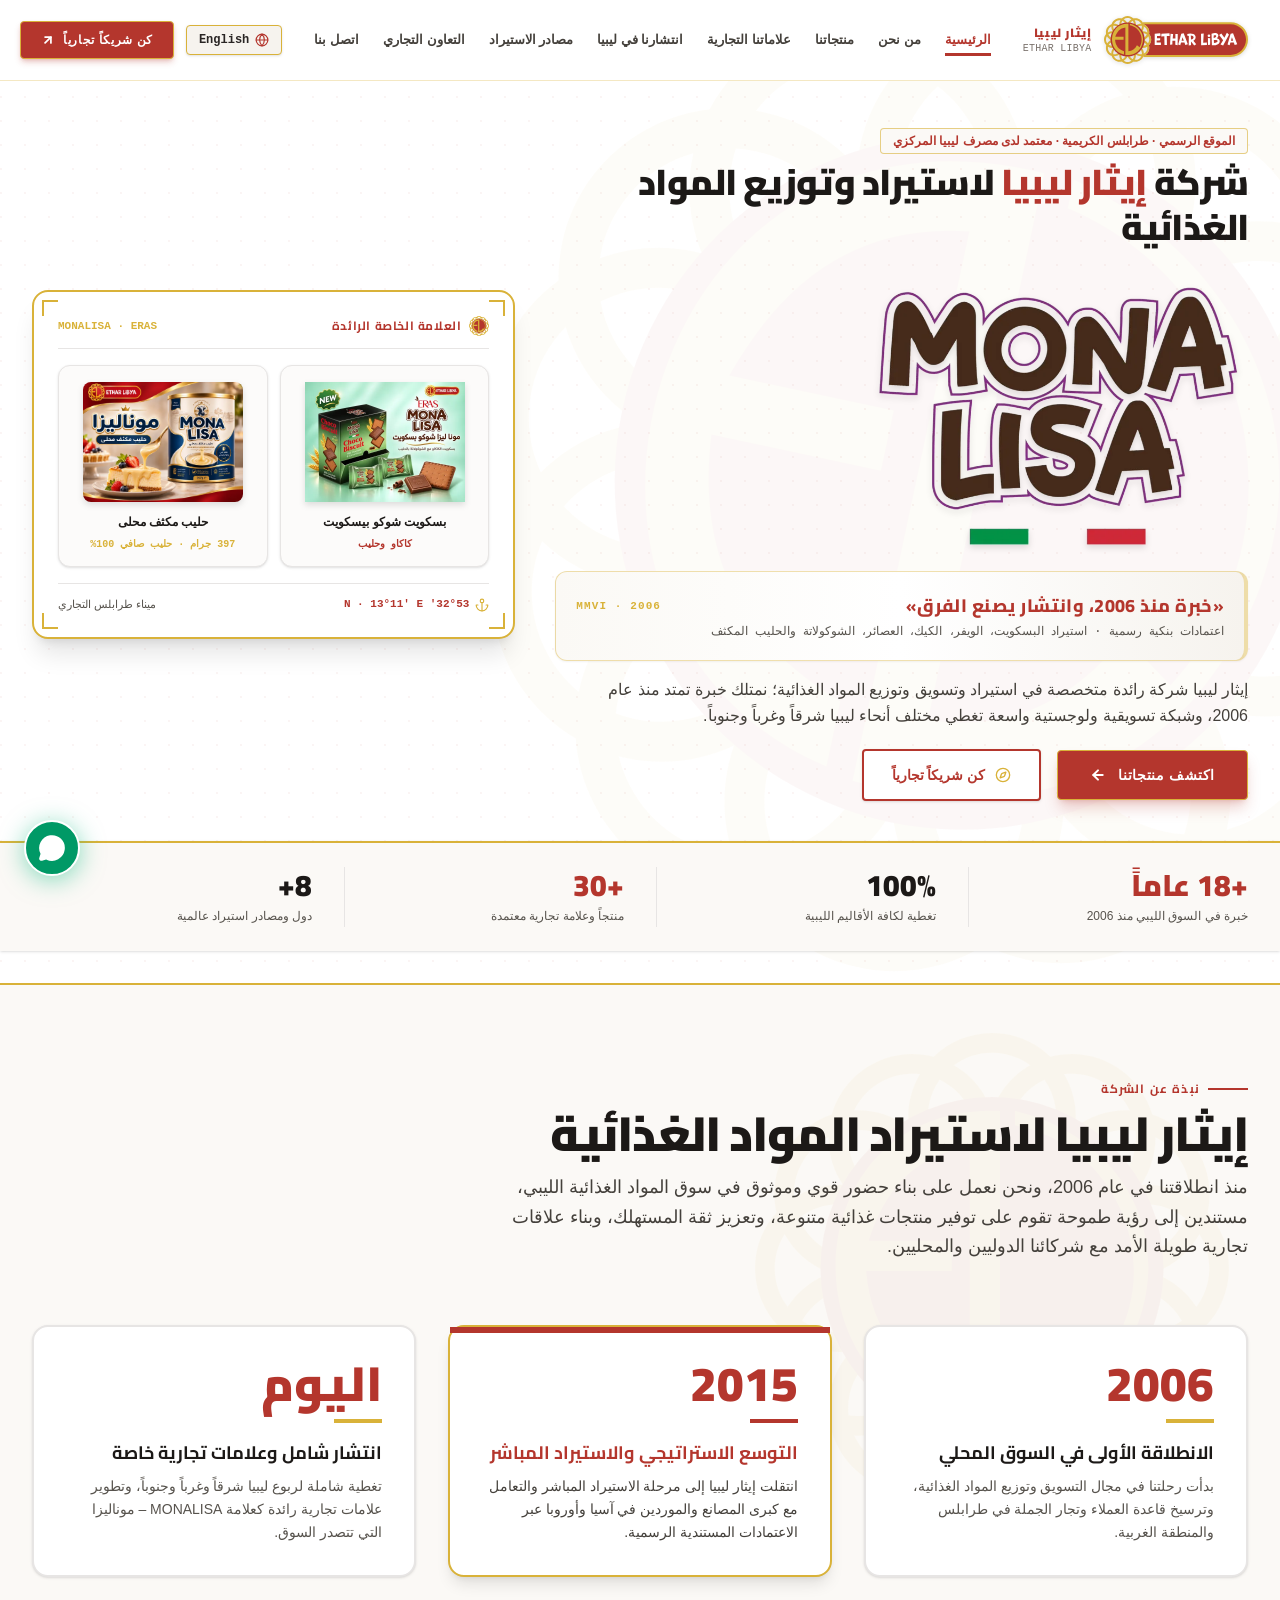
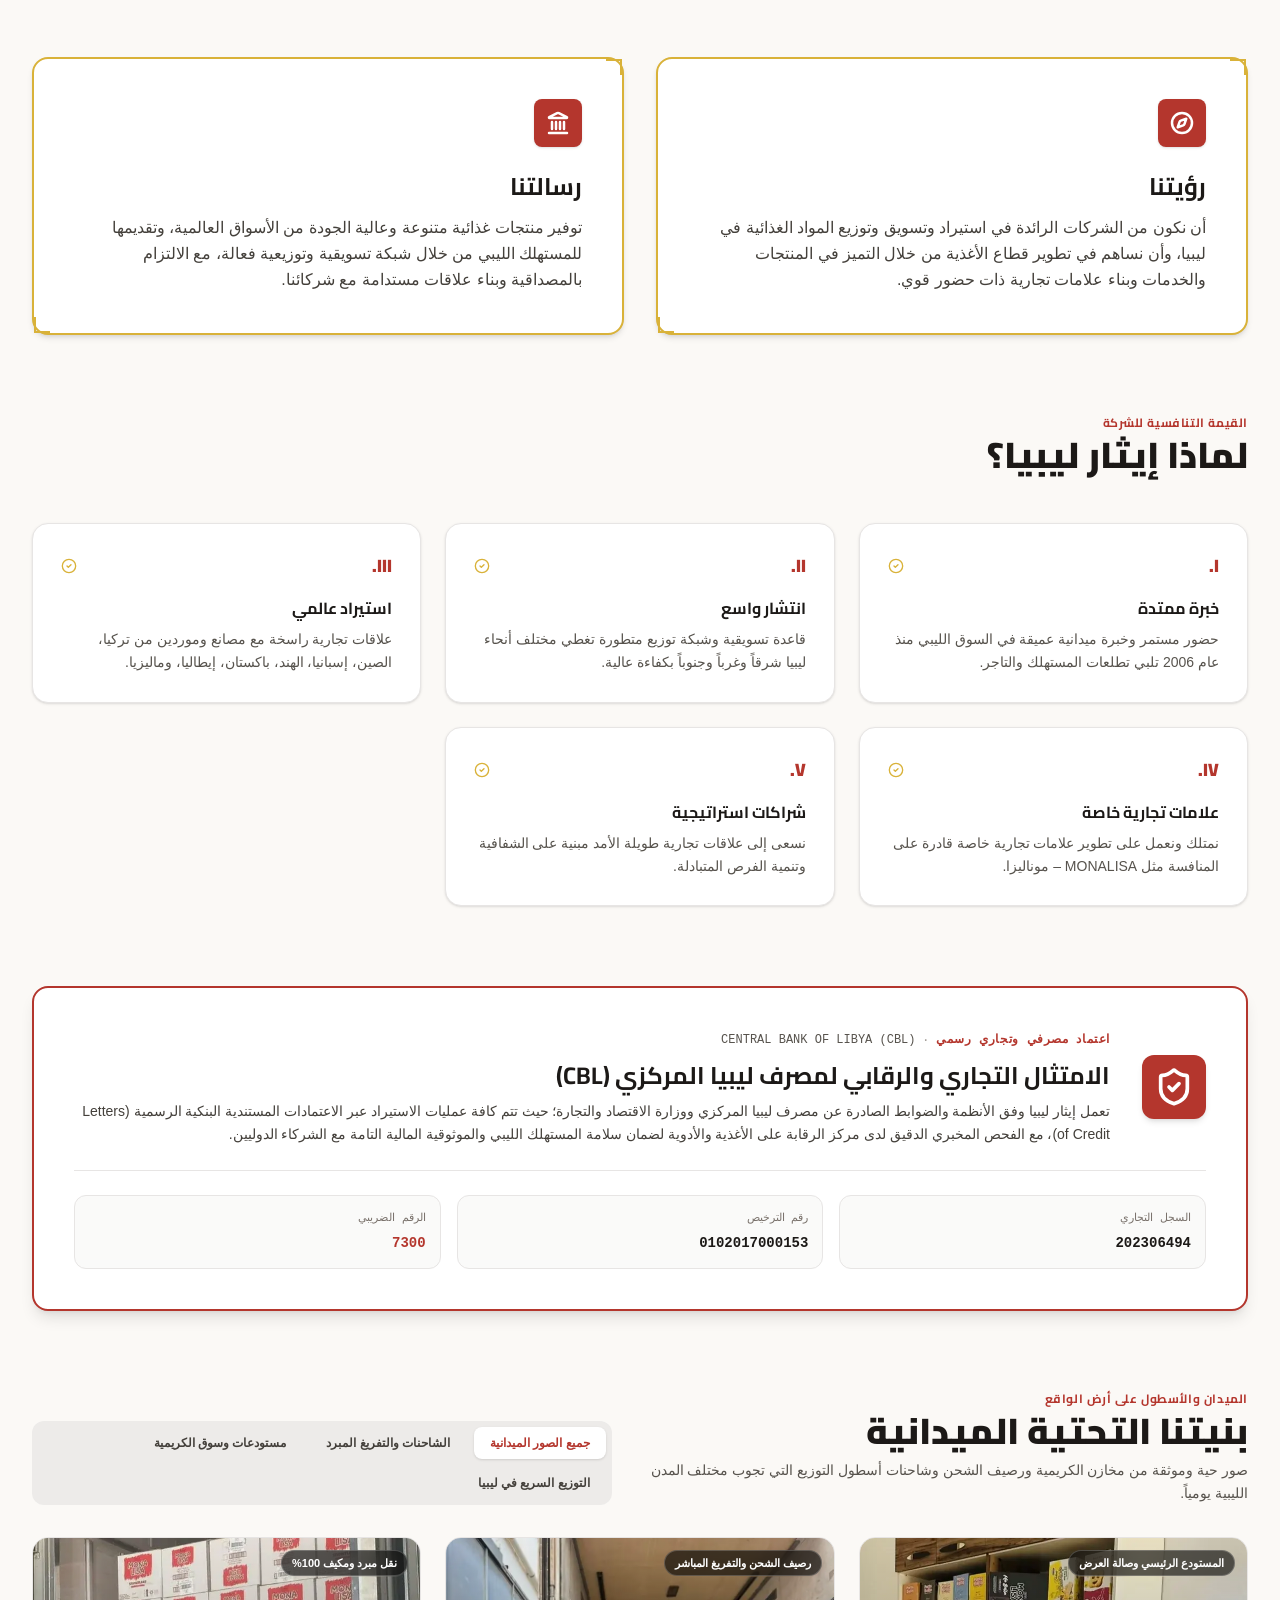
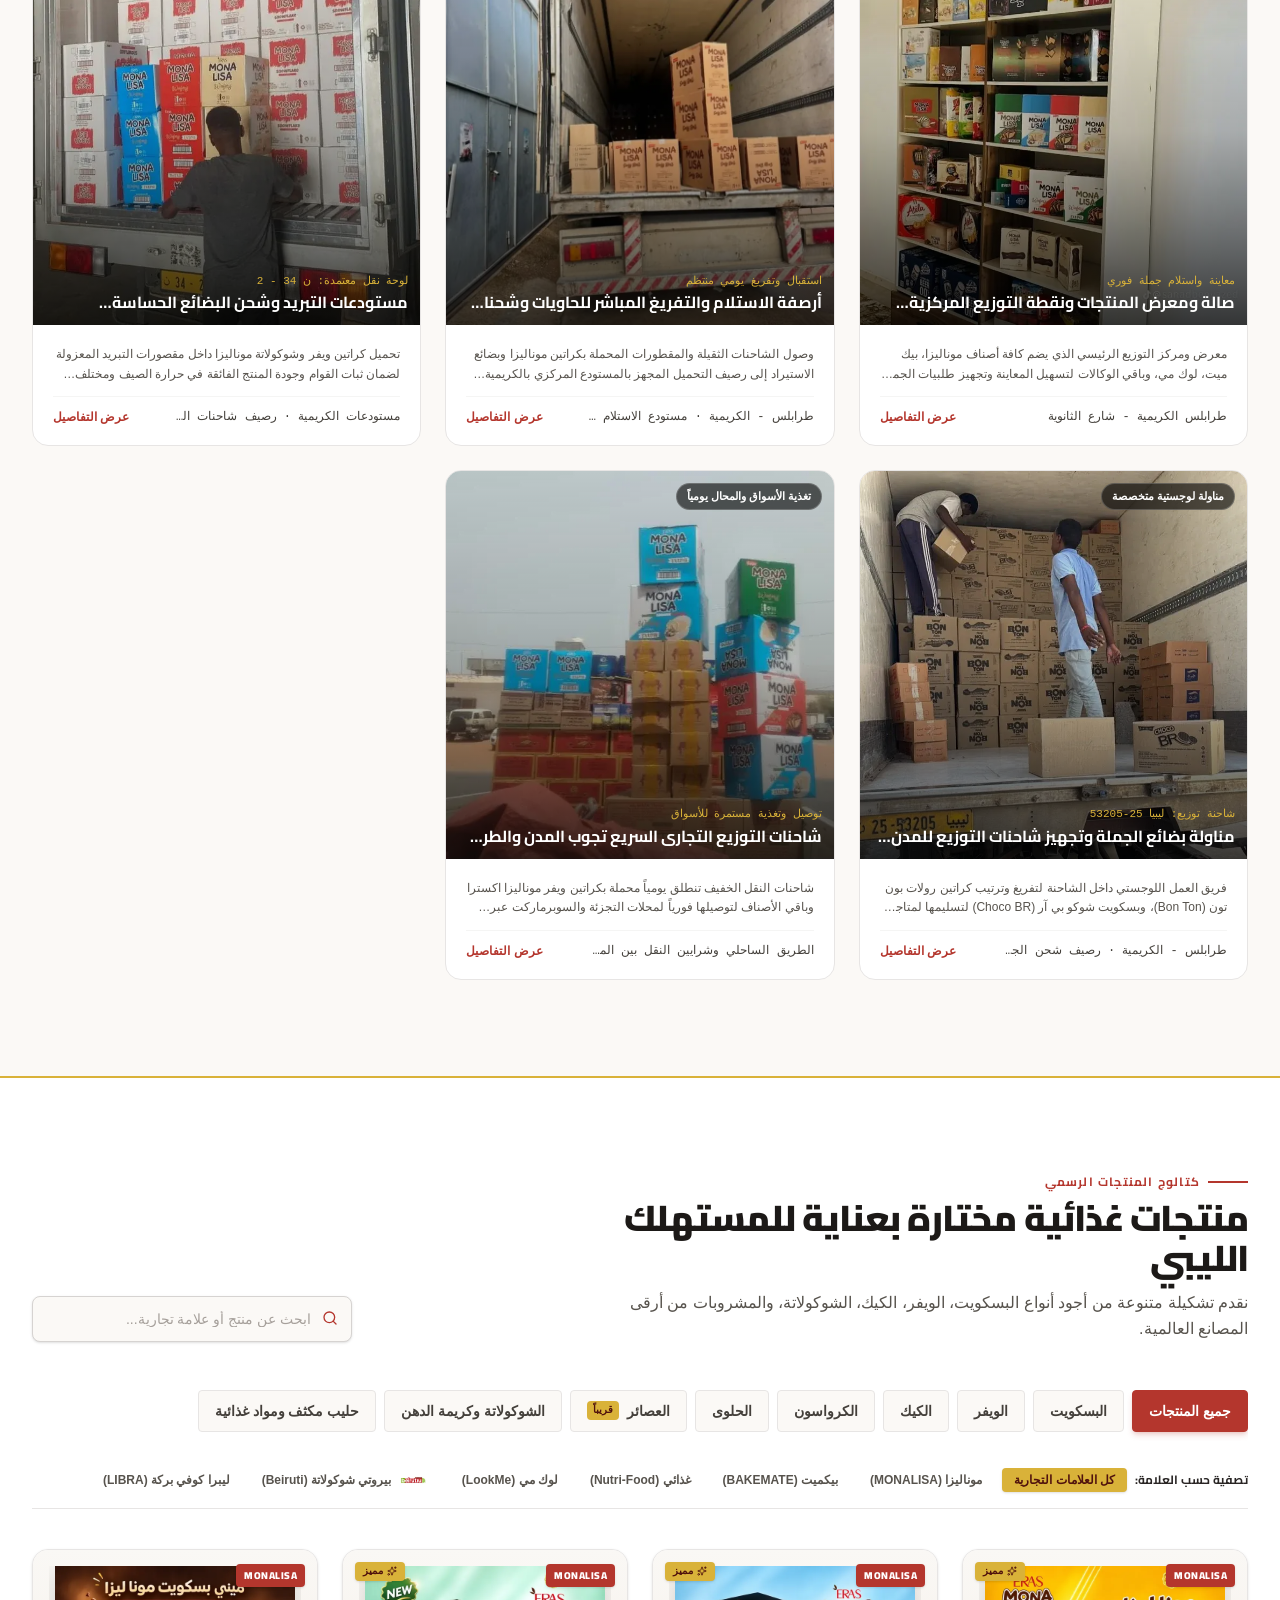
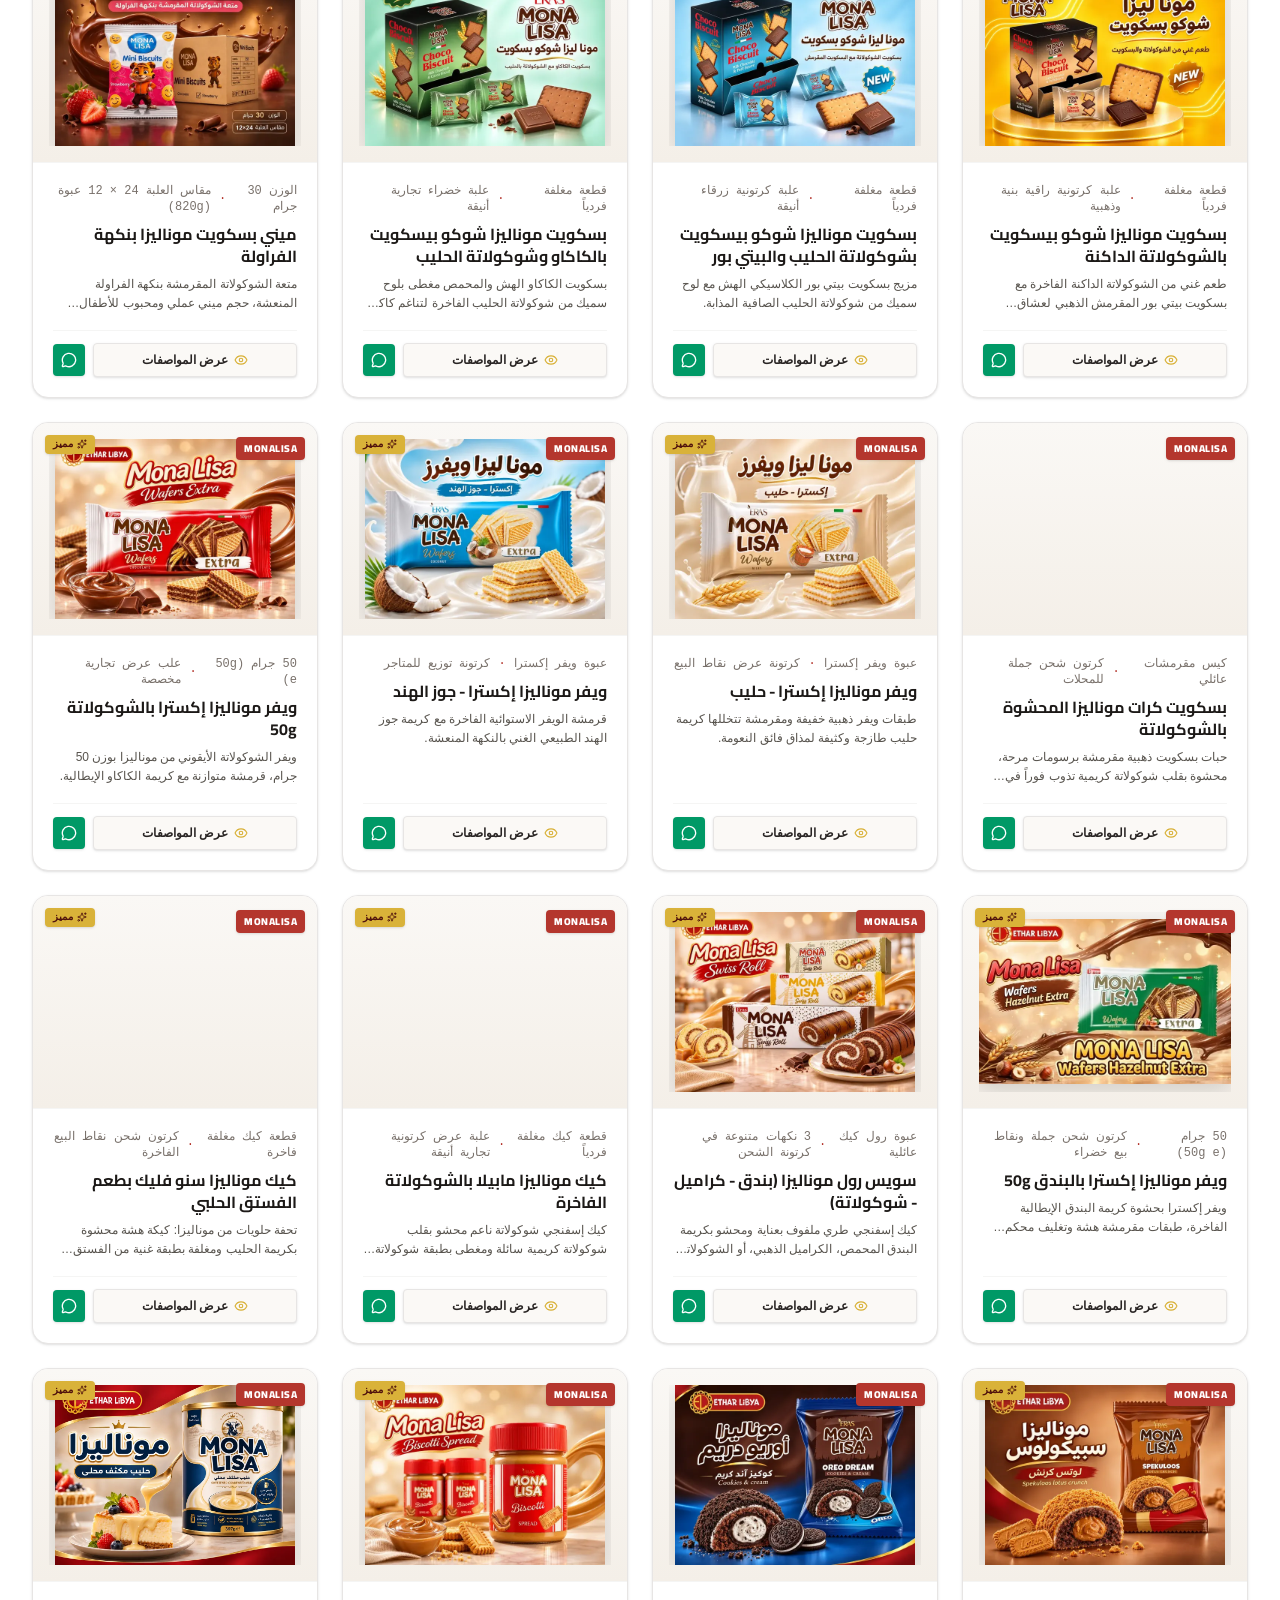
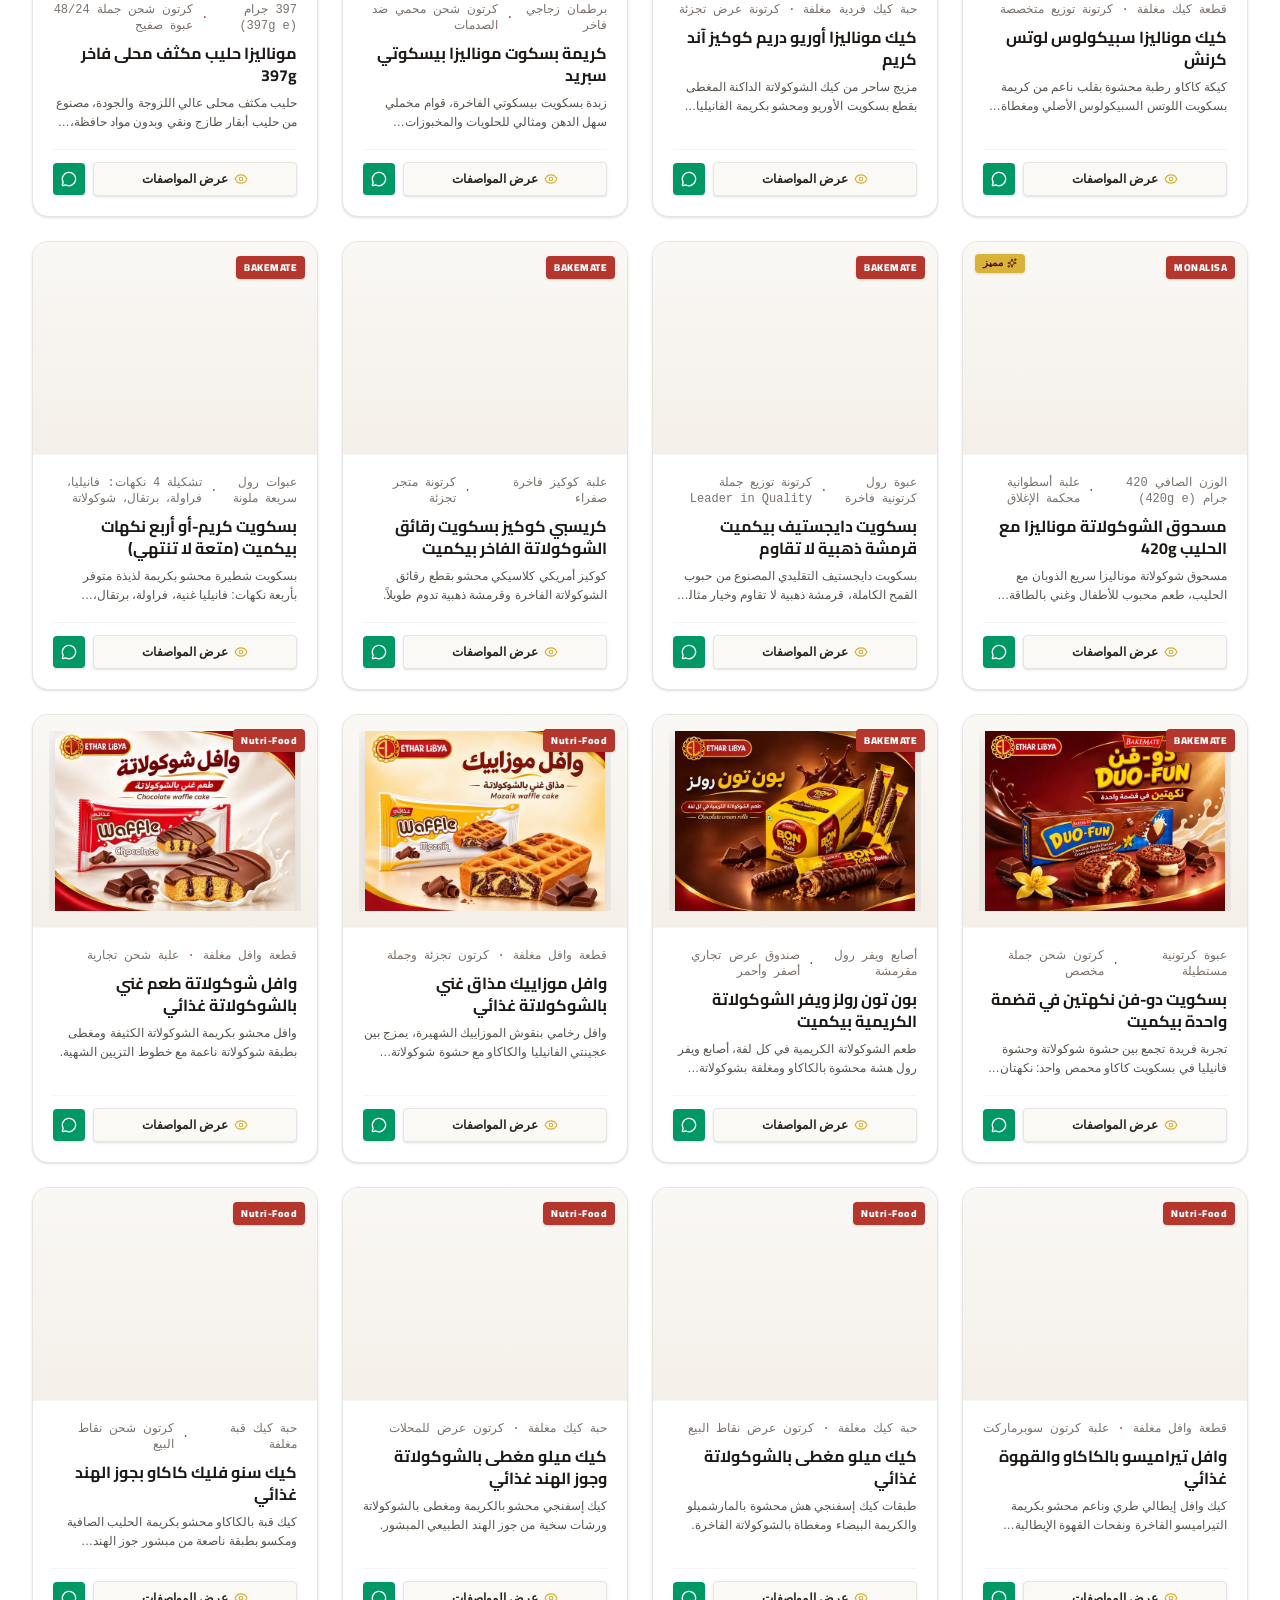
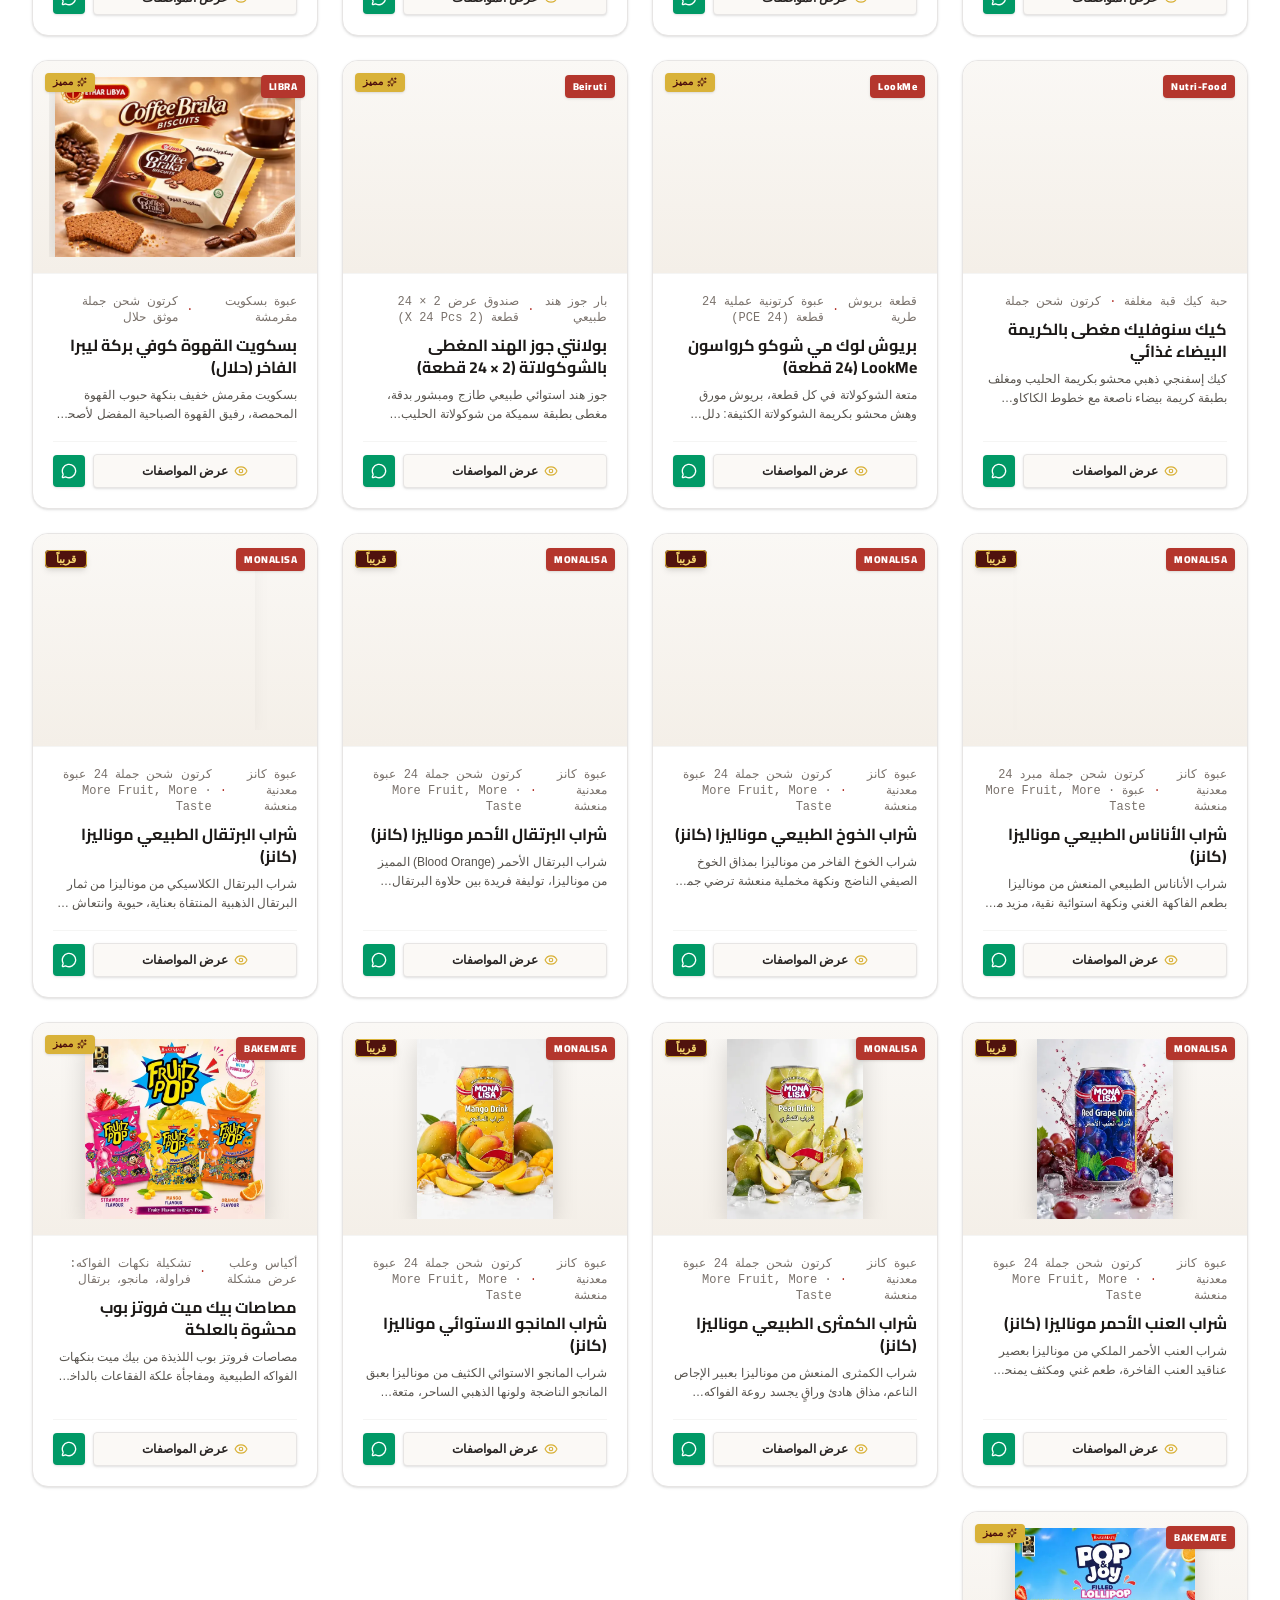
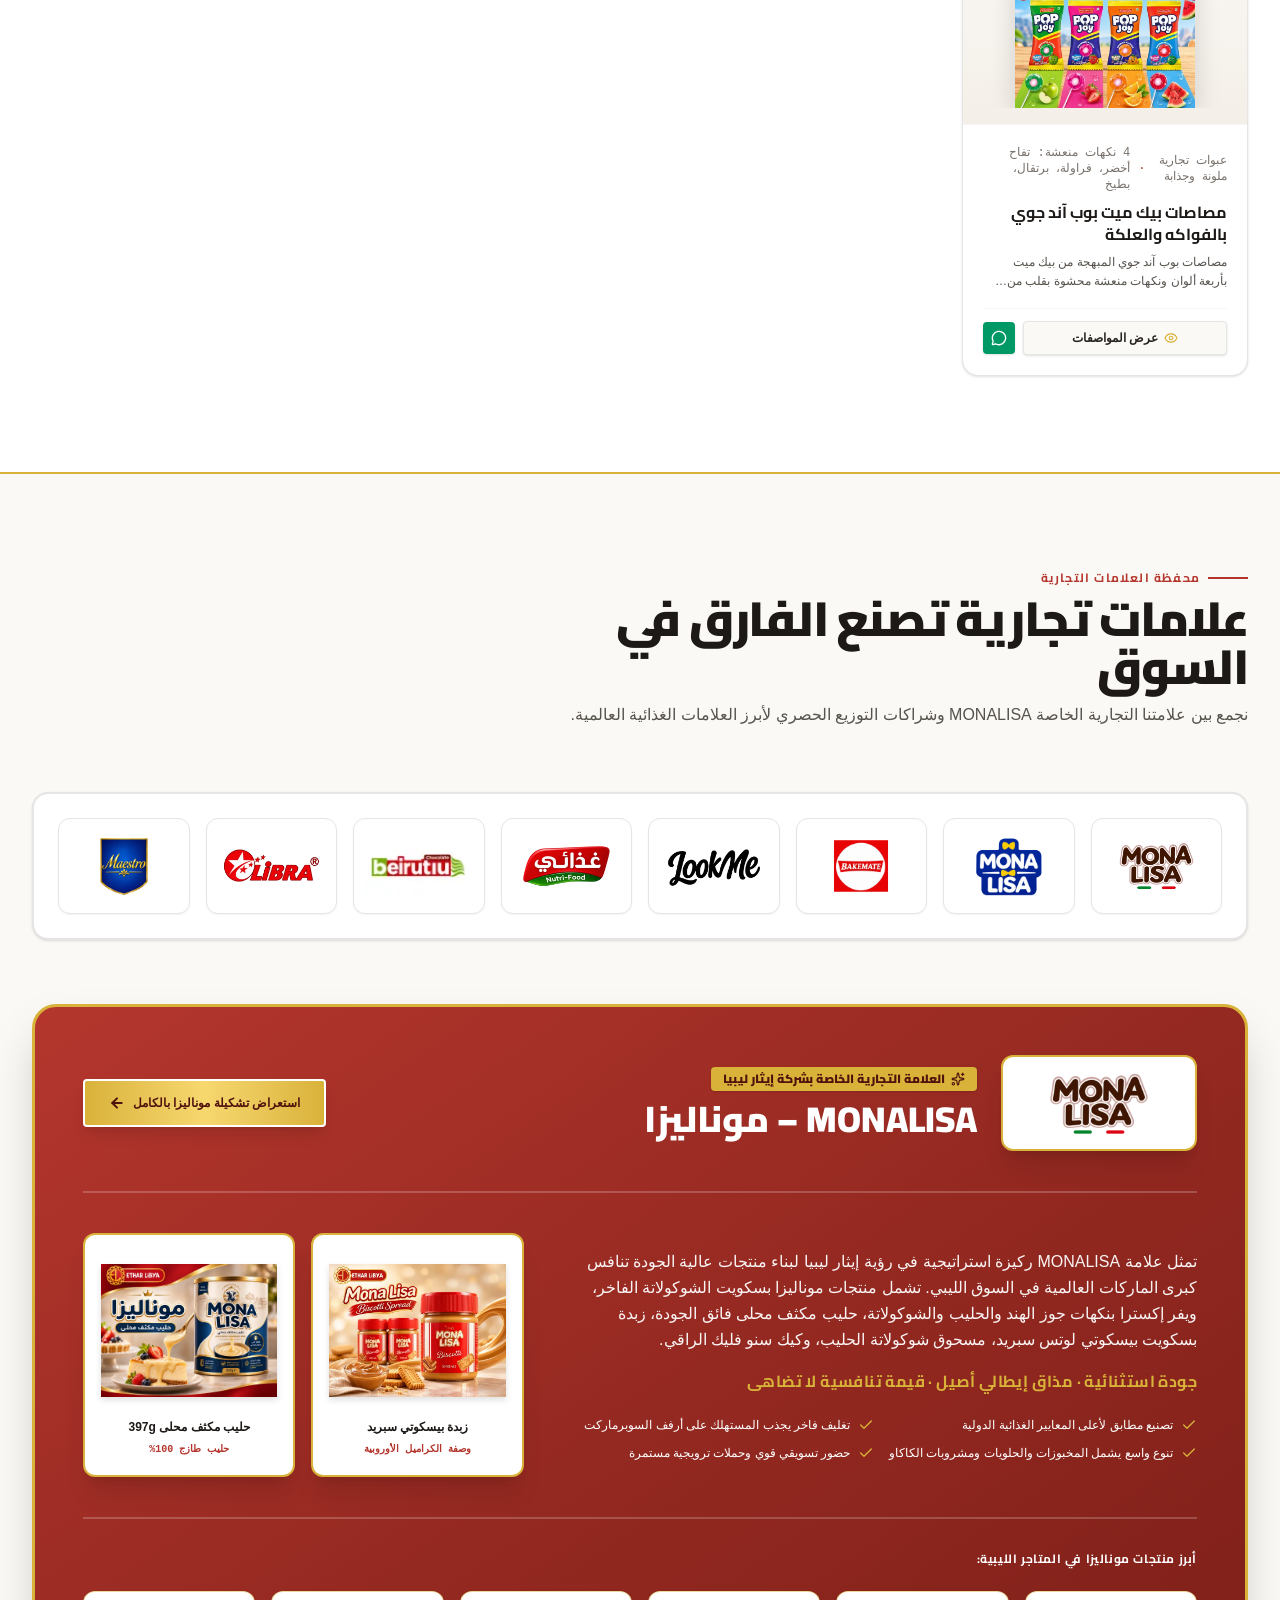
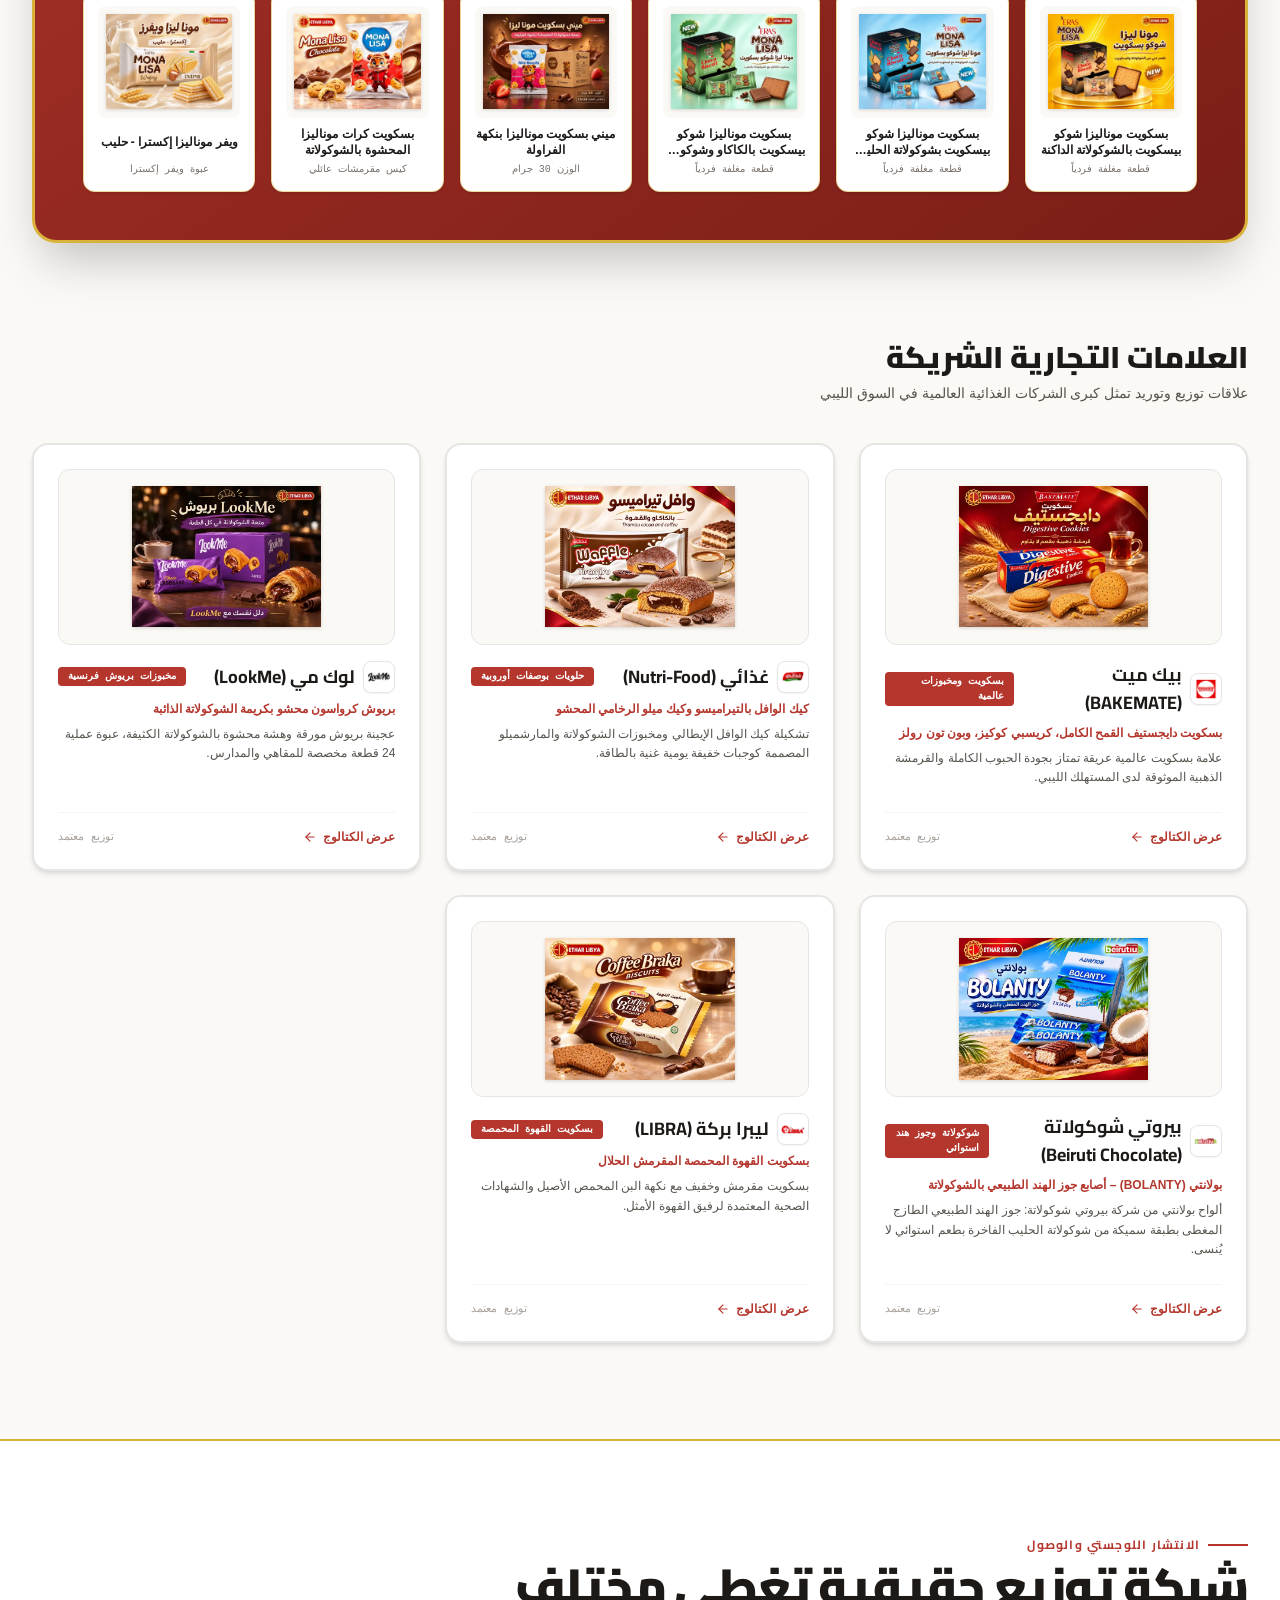
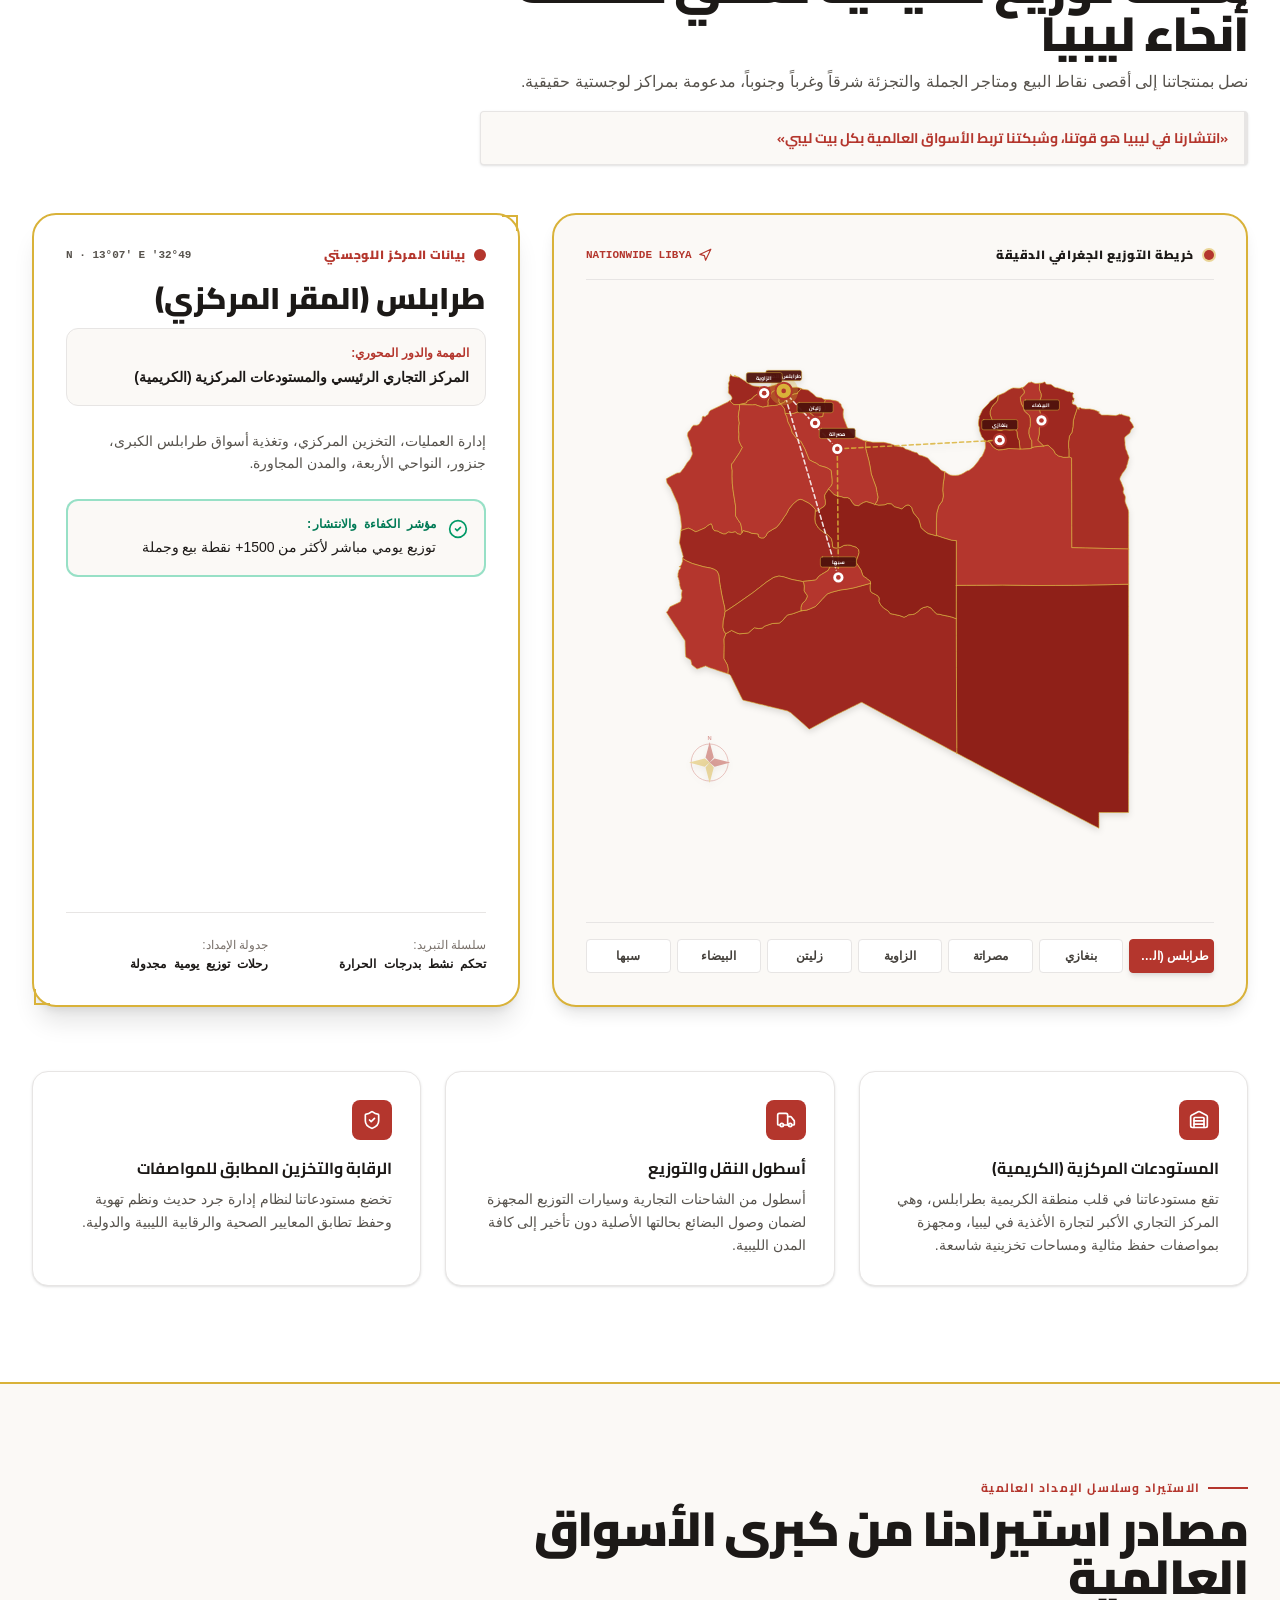
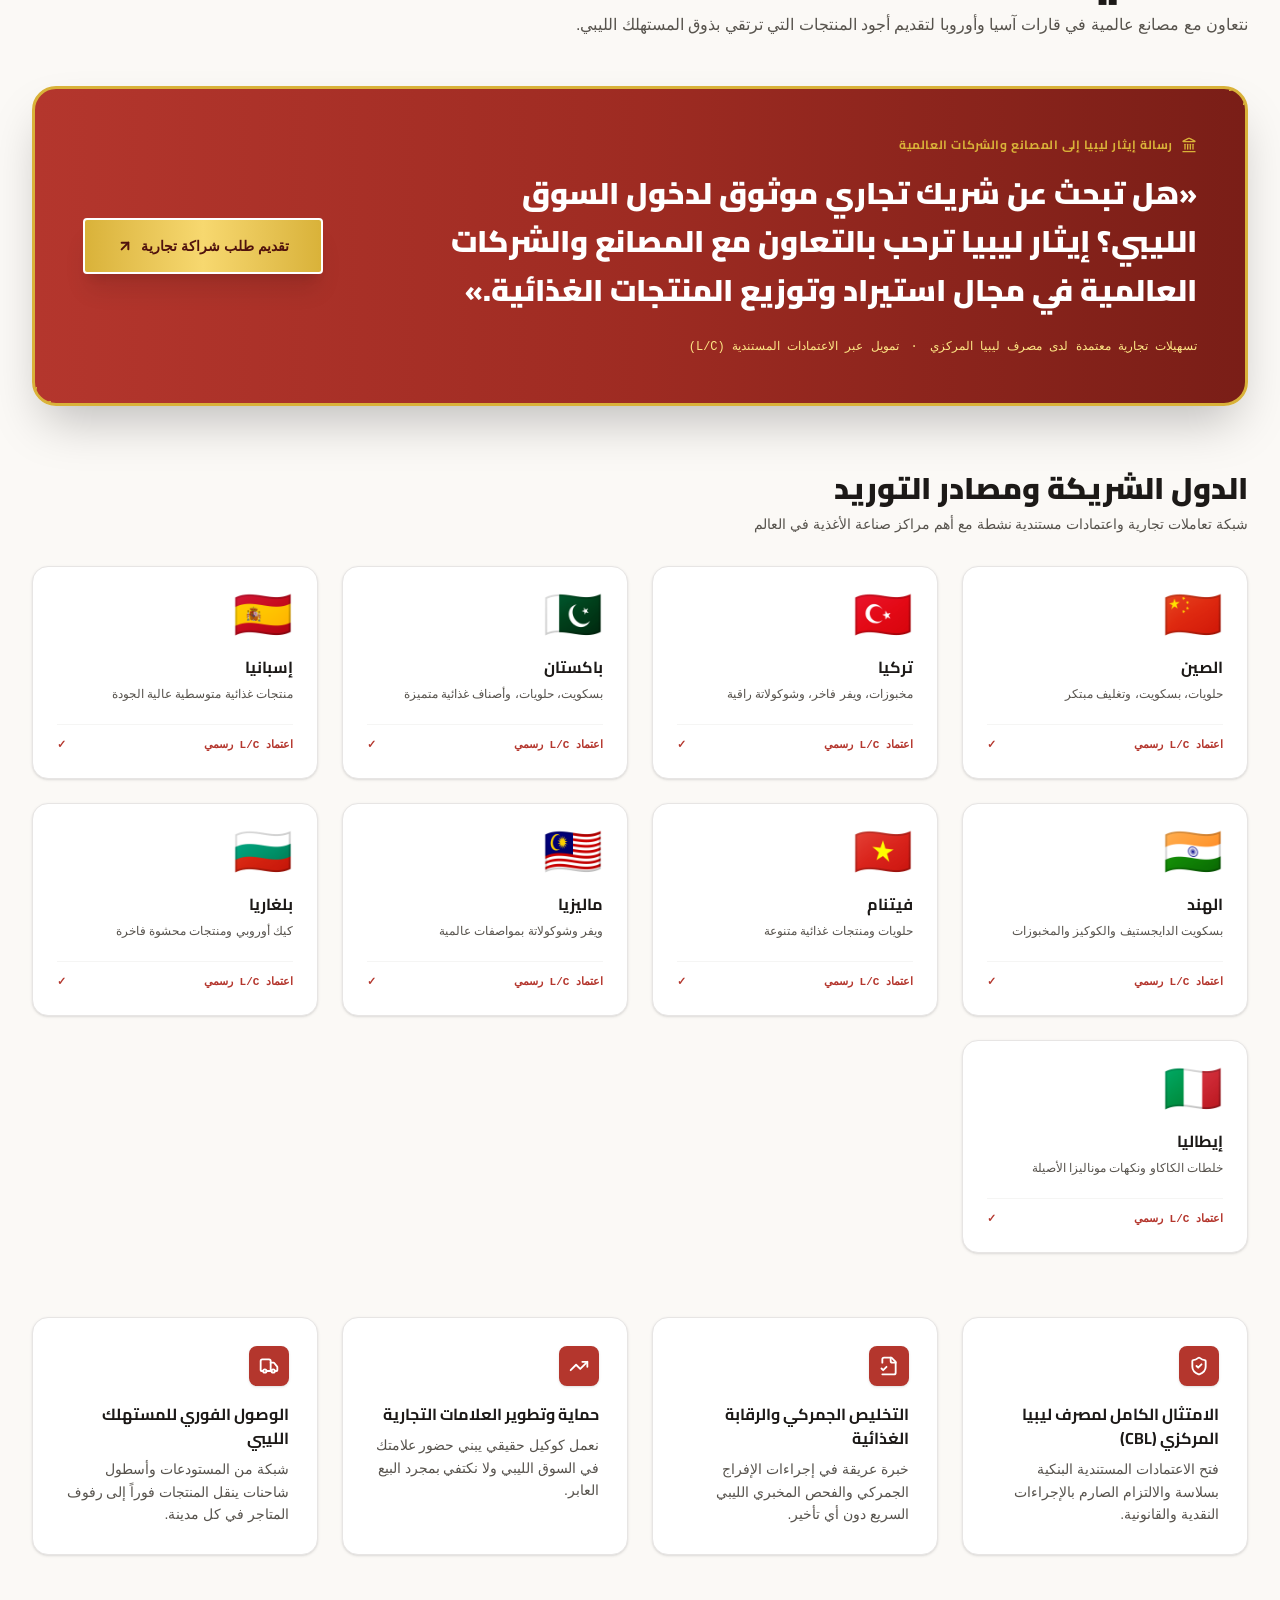
<file: index.html>
<!doctype html>
<html lang="ar" dir="rtl">
  <head>
    <meta charset="UTF-8" />
    <meta name="viewport" content="width=device-width, initial-scale=1.0" />
    <meta http-equiv="X-UA-Compatible" content="IE=edge" />

    <!-- Primary SEO Title & Meta -->
    <title>شركة إيثار ليبيا لاستيراد المواد الغذائية | Ethar Libya</title>
    <meta
      name="description"
      content="الموقع الرسمي لشركة إيثار ليبيا لاستيراد وتوزيع المواد الغذائية بالجملة (طرابلس الكريمية) منذ 2006 — بسكويت موناليزا MONALISA، ويفر، كيك، عصائر وحليب مكثف."
    />
    <meta
      name="keywords"
      content="إيثار ليبيا, ايثار ليبيا, أيثار ليبيا, شركة إيثار ليبيا لاستيراد المواد الغذائية, شركات استيراد المواد الغذائية في ليبيا, توزيع مواد غذائية بالجملة طرابلس الكريمية, وكيل بسكويت موناليزا ليبيا, بسكويت MONALISA, ويفر موناليزا, كيك سويس رول, حليب مكثف محلى موناليزا, عصائر موناليزا, بسكويت بيك ميت BAKEMATE, دايجستيف, كرواسون LookMe, شوكولاتة بيروتي Beiruti, بسكويت القهوة LIBRA, وافل Nutri-Food, استيراد مواد غذائية بنغازي مصراتة سبها, مصرف ليبيا المركزي CBL, Ethar Libya, etharlibya.com.ly"
    />
    <meta name="author" content="شركة إيثار ليبيا لاستيراد المواد الغذائية | Ethar Libya" />
    <meta
      name="robots"
      content="index, follow, max-image-preview:large, max-snippet:-1, max-video-preview:-1"
    />
    <meta name="theme-color" content="#b4362d" />

    <!-- Canonical & Bilingual Links -->
    <link rel="canonical" href="https://etharlibya.com.ly/" />
    <link rel="alternate" hreflang="ar-LY" href="https://etharlibya.com.ly/" />
    <link rel="alternate" hreflang="ar" href="https://etharlibya.com.ly/" />
    <link rel="alternate" hreflang="en" href="https://etharlibya.com.ly/" />
    <link rel="alternate" hreflang="x-default" href="https://etharlibya.com.ly/" />

    <!-- Circular Brand Icons: Google Search Site Icon, Browser Tabs & iOS/Android -->
    <link rel="icon" type="image/png" sizes="192x192" href="./favicon-192x192.png" />
    <link rel="icon" type="image/png" sizes="96x96" href="./favicon-96x96.png" />
    <link rel="icon" type="image/png" sizes="48x48" href="./favicon-48x48.png" />
    <link rel="icon" type="image/svg+xml" href="./assets/aistudio/logoo_78024bca.svg" />
    <link rel="shortcut icon" href="./favicon.ico" />
    <link rel="apple-touch-icon" sizes="180x180" href="./apple-touch-icon.png" />
    <link rel="manifest" href="./manifest.webmanifest" />

    <!-- OpenGraph Social & WhatsApp Link Preview Card -->
    <meta property="og:type" content="website" />
    <meta property="og:site_name" content="شركة إيثار ليبيا | Ethar Libya" />
    <meta property="og:url" content="https://etharlibya.com.ly/" />
    <meta property="og:title" content="شركة إيثار ليبيا لاستيراد المواد الغذائية | Ethar Libya" />
    <meta
      property="og:description"
      content="الموقع الرسمي لشركة إيثار ليبيا لاستيراد وتوزيع المواد الغذائية بالجملة (طرابلس الكريمية) منذ 2006 — بسكويت موناليزا MONALISA، ويفر، كيك، عصائر وحليب مكثف."
    />
    <meta property="og:image" content="https://etharlibya.com.ly/og-logo.png" />
    <meta property="og:image:secure_url" content="https://etharlibya.com.ly/og-logo.png" />
    <meta property="og:image:type" content="image/png" />
    <meta property="og:image:width" content="600" />
    <meta property="og:image:height" content="600" />
    <meta property="og:image:alt" content="الشعار الرسمي لشركة إيثار ليبيا لاستيراد المواد الغذائية" />
    <meta property="og:locale" content="ar_LY" />
    <meta property="og:locale:alternate" content="en_US" />

    <!-- Twitter / X Social Card -->
    <meta name="twitter:card" content="summary" />
    <meta name="twitter:url" content="https://etharlibya.com.ly/" />
    <meta name="twitter:title" content="شركة إيثار ليبيا لاستيراد المواد الغذائية | Ethar Libya" />
    <meta
      name="twitter:description"
      content="الموقع الرسمي لشركة إيثار ليبيا لاستيراد وتوزيع المواد الغذائية بالجملة (طرابلس الكريمية) منذ 2006 — موناليزا MONALISA وبيك ميت."
    />
    <meta name="twitter:image" content="https://etharlibya.com.ly/og-logo.png" />
    <meta name="twitter:image:alt" content="شعار شركة إيثار ليبيا الرسمي" />

    <!-- Schema.org Structured Data: WebSite + WholesaleStore + Product Catalog + FAQPage -->
    <script type="application/ld+json">
      {
        "@context": "https://schema.org",
        "@graph": [
          {
            "@type": "WebSite",
            "@id": "https://etharlibya.com.ly/#website",
            "url": "https://etharlibya.com.ly/",
            "name": "شركة إيثار ليبيا لاستيراد المواد الغذائية",
            "alternateName": [
              "Ethar Libya",
              "إيثار ليبيا",
              "ايثار ليبيا",
              "أيثار ليبيا للمواد الغذائية",
              "Ethar Libya for Food Import",
              "etharlibya.com.ly"
            ],
            "inLanguage": ["ar-LY", "en"],
            "publisher": {
              "@id": "https://etharlibya.com.ly/#organization"
            }
          },
          {
            "@type": ["WholesaleStore", "Organization"],
            "@id": "https://etharlibya.com.ly/#organization",
            "name": "شركة إيثار ليبيا لاستيراد المواد الغذائية",
            "legalName": "شركة إيثار ليبيا لاستيراد المواد الغذائية",
            "alternateName": [
              "Ethar Libya for Food Import",
              "Ethar Libya",
              "إيثار ليبيا",
              "ايثار ليبيا",
              "أيثار ليبيا"
            ],
            "url": "https://etharlibya.com.ly/",
            "logo": {
              "@type": "ImageObject",
              "url": "https://etharlibya.com.ly/logo-512.png",
              "width": 512,
              "height": 512,
              "caption": "شعار شركة إيثار ليبيا لاستيراد المواد الغذائية"
            },
            "image": "https://etharlibya.com.ly/og-logo.png",
            "description": "الموقع الرسمي لشركة إيثار ليبيا لاستيراد وتسويق وتوزيع المواد الغذائية بالجملة في ليبيا منذ عام 2006، معتمدة لدى مصرف ليبيا المركزي وتمتلك علامة موناليزا MONALISA التجارية.",
            "foundingDate": "2006",
            "taxID": "7300",
            "email": "etharlibya2015@gmail.com",
            "telephone": "+218925062360",
            "priceRange": "$$",
            "knowsAbout": [
              "استيراد المواد الغذائية في ليبيا",
              "توزيع المواد الغذائية بالجملة",
              "بسكويت موناليزا MONALISA",
              "ويفر وكيك وسويس رول",
              "حليب مكثف محلى",
              "عصائر معلبة وحلويات",
              "كرواسون وبسكويت القهوة والشوكولاتة",
              "الاعتمادات المستندية مصرف ليبيا المركزي"
            ],
            "address": {
              "@type": "PostalAddress",
              "streetAddress": "الكريمية - شارع الثانوية",
              "addressLocality": "طرابلس",
              "addressRegion": "طرابلس",
              "addressCountry": "LY"
            },
            "geo": {
              "@type": "GeoCoordinates",
              "latitude": 32.8333,
              "longitude": 13.1167
            },
            "areaServed": [
              { "@type": "Country", "name": "Libya" },
              { "@type": "City", "name": "Tripoli" },
              { "@type": "City", "name": "Benghazi" },
              { "@type": "City", "name": "Misrata" },
              { "@type": "City", "name": "Sebha" },
              { "@type": "City", "name": "Zawiya" },
              { "@type": "City", "name": "Zliten" },
              { "@type": "City", "name": "Al-Bayda" }
            ],
            "contactPoint": [
              {
                "@type": "ContactPoint",
                "telephone": "+218925062360",
                "contactType": "sales",
                "areaServed": "LY",
                "availableLanguage": ["Arabic", "English"]
              },
              {
                "@type": "ContactPoint",
                "telephone": "+218913253515",
                "contactType": "customer service",
                "areaServed": "LY",
                "availableLanguage": ["Arabic", "English"]
              }
            ],
            "brand": [
              { "@type": "Brand", "name": "MONALISA" },
              { "@type": "Brand", "name": "BAKEMATE" },
              { "@type": "Brand", "name": "Nutri-Food" },
              { "@type": "Brand", "name": "LookMe" },
              { "@type": "Brand", "name": "Beiruti" },
              { "@type": "Brand", "name": "LIBRA" }
            ],
            "sameAs": [
              "https://www.facebook.com/share/1HXcNcEXPs/?mibextid=wwXIfr",
              "https://www.instagram.com/etharlibya/",
              "https://www.tiktok.com/@etharlibya?_r=1&_t=ZS-9B54eWdwjyg"
            ]
          },
          {
            "@type": "ItemList",
            "@id": "https://etharlibya.com.ly/#catalog",
            "name": "أصناف المواد الغذائية لدى شركة إيثار ليبيا",
            "itemListElement": [
              { "@type": "ListItem", "position": 1, "name": "بسكويت موناليزا شوكو بيتي بور وبيك ميت دايجستيف" },
              { "@type": "ListItem", "position": 2, "name": "ويفر موناليزا إكسترا بالحليب والشوكولاتة والبندق وجوز الهند" },
              { "@type": "ListItem", "position": 3, "name": "كيك موناليزا مابيلا وسويس رول وسنو فليك ووافل غذائي" },
              { "@type": "ListItem", "position": 4, "name": "حليب مكثف محلى موناليزا 397 جرام" },
              { "@type": "ListItem", "position": 5, "name": "عصائر موناليزا كانز الطبيعية (أناناس، خوخ، برتقال، مانجو، كمثرى)" },
              { "@type": "ListItem", "position": 6, "name": "كرواسون لوك مي LookMe وبسكويت القهوة ليبرا LIBRA وشوكولاتة بيروتي Beiruti" },
              { "@type": "ListItem", "position": 7, "name": "حلويات ومصاصات بيك ميت المحشوة بالعلكة" }
            ]
          },
          {
            "@type": "FAQPage",
            "@id": "https://etharlibya.com.ly/#faq",
            "mainEntity": [
              {
                "@type": "Question",
                "name": "ما هو الموقع الرسمي لشركة إيثار ليبيا لاستيراد المواد الغذائية؟ وما مقرها الرئيسي؟",
                "acceptedAnswer": {
                  "@type": "Answer",
                  "text": "الموقع الرسمي لشركة إيثار ليبيا لاستيراد المواد الغذائية هو etharlibya.com.ly، ويقع المقر الرئيسي ومستودعات التوزيع في طرابلس الكريمية - شارع الثانوية، وتعمل الشركة منذ عام 2006 بسجل تجاري 202306494 ورخصة 0102017000153."
                }
              },
              {
                "@type": "Question",
                "name": "ما هي المواد الغذائية والمنتجات التي تستوردها وتوزعها شركة إيثار ليبيا بالجملة؟",
                "acceptedAnswer": {
                  "@type": "Answer",
                  "text": "تستورد شركة إيثار ليبيا وتوزع البسكويت، الويفر، الكيك والسويس رول، الكرواسون، الحلويات والمصاصات، الحليب المكثف المحلى، الشوكولاتة وكريمة الدهن، والعصائر المعلبة في جميع أنحاء ليبيا."
                }
              },
              {
                "@type": "Question",
                "name": "ما هي أبرز العلامات التجارية الخاصة والوكالات لدى شركة إيثار ليبيا؟",
                "acceptedAnswer": {
                  "@type": "Answer",
                  "text": "تمتلك الشركة العلامة التجارية الرائدة MONALISA (موناليزا) بالإضافة إلى توزيع علامات BAKEMATE وNutri-Food وLookMe وBeiruti وLIBRA."
                }
              },
              {
                "@type": "Question",
                "name": "هل تغطي شبكة توزيع إيثار ليبيا كافة المدن والمناطق في ليبيا؟",
                "acceptedAnswer": {
                  "@type": "Answer",
                  "text": "نعم، يغطي أسطول التوزيع طرابلس والكريمية والزاوية ومصراتة وزليتن وبنغازي والبيضاء وسبها لتوريد تجار الجملة والأسواق المركزية."
                }
              },
              {
                "@type": "Question",
                "name": "هل تستورد الشركة عبر اعتمادات مصرف ليبيا المركزي وبموافقة الرقابة على الأغذية؟",
                "acceptedAnswer": {
                  "@type": "Answer",
                  "text": "نعم، شركة إيثار ليبيا معتمدة لدى مصرف ليبيا المركزي (CBL) وتستورد عبر اعتمادات مستندية رسمية مع فحص مركز الرقابة على الأغذية والأدوية من مصانع إيطاليا وتركيا وإسبانيا وماليزيا والهند وباكستان والصين."
                }
              }
            ]
          }
        ]
      }
    </script>

    <!-- Fonts -->
    <link rel="preconnect" href="https://fonts.googleapis.com" />
    <link rel="preconnect" href="https://fonts.gstatic.com" crossorigin />
    <link
      href="https://fonts.googleapis.com/css2?family=Cairo:wght@300;400;500;600;700;800;900&family=Tajawal:wght@400;500;700&display=swap"
      rel="stylesheet"
    />
    <script type="module" crossorigin src="./assets/index-DrilpWkj.js"></script>
    <link rel="stylesheet" crossorigin href="./assets/index-sJsIh0bB.css">
  </head>
  <body>
    <div id="root">
      <!-- Pre-hydration semantic HTML shell for instant crawler indexing (replaced smoothly by React on mount) -->
      <main
        dir="rtl"
        style="font-family: 'Cairo', sans-serif; max-width: 960px; margin: 48px auto; padding: 28px; background: #fbf9f6; border: 1px solid #e7e5e4; border-radius: 16px; color: #1c1917; line-height: 1.85;"
      >
        <div style="display: flex; align-items: center; gap: 14px; margin-bottom: 16px;">
          <img
            src="./logo-512.png"
            alt="شعار شركة إيثار ليبيا لاستيراد المواد الغذائية"
            width="56"
            height="56"
            style="border-radius: 999px;"
          />
          <div>
            <p style="margin: 0; font-size: 12px; color: #b4362d; font-weight: 700;">
              الموقع الرسمي · طرابلس الكريمية · معتمد لدى مصرف ليبيا المركزي
            </p>
            <h1 style="margin: 0; font-size: 26px; color: #1c1917;">
              شركة إيثار ليبيا لاستيراد وتوزيع المواد الغذائية | Ethar Libya
            </h1>
          </div>
        </div>
        <p>
          البوابة الرسمية لشركة <strong>إيثار ليبيا لاستيراد المواد الغذائية</strong> (ايثار ليبيا / أيثار ليبيا)
          منذ عام 2006 في <strong>طرابلس الكريمية - شارع الثانوية</strong>. متخصصة في الاستيراد المباشر من إيطاليا
          وتركيا وإسبانيا وماليزيا والهند وباكستان والصين، وتوزيع المواد الغذائية بالجملة لكافة المدن الليبية:
          طرابلس، بنغازي، مصراتة، سبها، الزاوية، زليتن، والبيضاء.
        </p>
        <h2 style="font-size: 18px; color: #b4362d;">العلامات التجارية ومنتجات الجملة المتوفرة</h2>
        <ul>
          <li><strong>MONALISA (موناليزا):</strong> بسكويت شوكو بيتي بور، ويفر إكسترا (شوكولاتة، بندق، حليب، جوز هند)، كيك مابيلا، سويس رول، سنو فليك بالفستق، حليب مكثف محلى 397 جم، وعصائر موناليزا كانز.</li>
          <li><strong>BAKEMATE (بيك ميت):</strong> بسكويت دايجستيف، كوكيز، مصاصات فروتز بوب وبوب آند جوي بالعلكة.</li>
          <li><strong>Nutri-Food (غذائي) &amp; LookMe &amp; Beiruti &amp; LIBRA:</strong> وافل تيراميسو، كرواسون بريوش بالشوكولاتة، بار شوكولاتة جوز الهند، وبسكويت القهوة بركة.</li>
        </ul>
        <p style="font-size: 13px; color: #57534e;">
          السجل التجاري: 202306494 | الرخصة التجارية: 0102017000153 | الرقم الضريبي: 7300 |
          واتساب المبيعات: 218925062360+ / 218913253515+ | البريد: etharlibya2015@gmail.com
        </p>
      </main>
    </div>
  </body>
</html>
</file>
